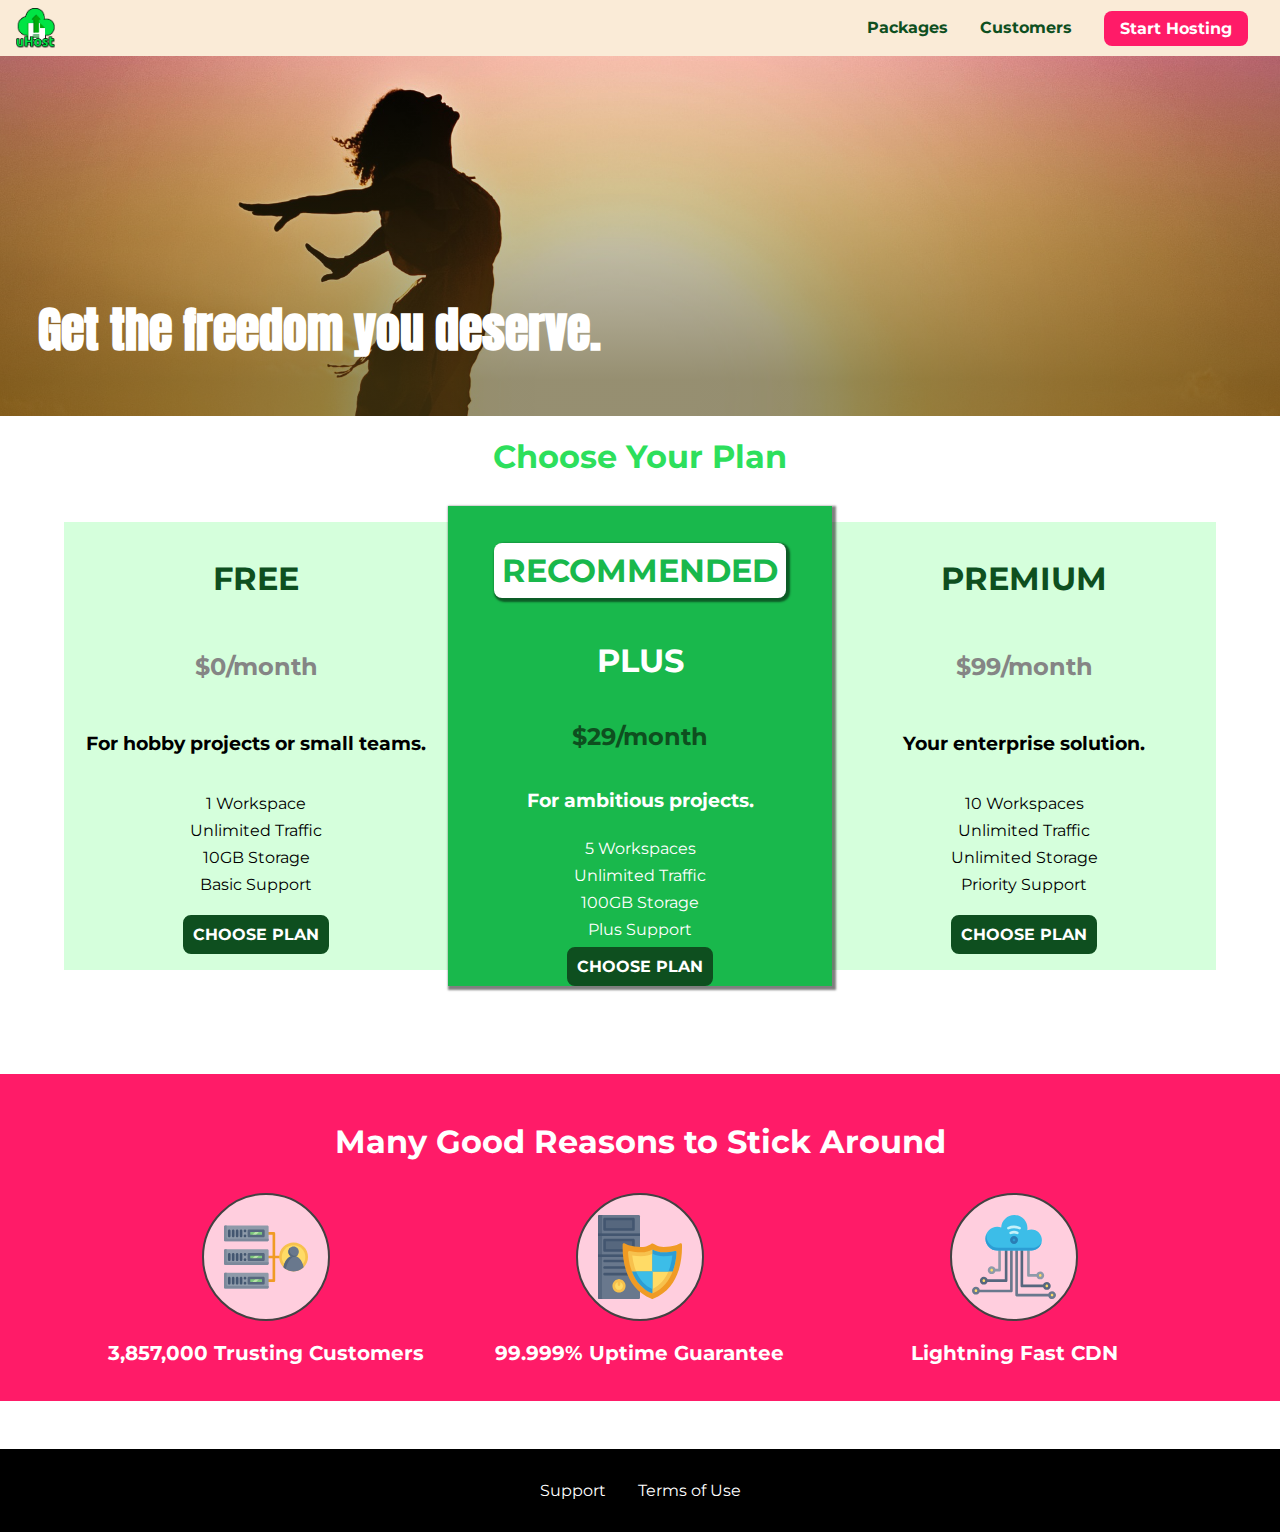
<file: index.html>
<!DOCTYPE html>
<html lang="en">

<head>
    <meta charset="UTF-8">
    <meta http-equiv="X-UA-Compatible" content="ie=edge">
    <meta name="viewport" content="width=device-width, initial-scale=1.0">
    <title>uHost</title>
    <link rel="shortcut icon" href="images/favicon.png">
    <link rel="stylesheet" href="shared.css">
    <link rel="stylesheet" href="main.css">
</head>

<body>
<div class="backdrop"></div>
<div class="modal">
    <h1 class="modal__title">Do you want to continue?</h1>
    <div class="modal__actions">
        <a href="start-hosting/index.html" class="modal__action">Yes!</a>
        <button class="modal__action modal__action--negative" type="button">No!</button>
    </div>
</div>
<header class="main-header">
    <div>
        <button class="toggle-button">
            <span class="toggle-button__bar"></span>
            <span class="toggle-button__bar"></span>
            <span class="toggle-button__bar"></span>
        </button>
        <a class="main-header__brand" href="index.html">
            <img src="images/uhost-icon.png" alt="uHost - your favourite hosting company">
        </a>
    </div>
    <nav class="main-nav">
        <ul class="main-nav__items">
            <li class="main-nav__item">
                <a class="main-nav__item--link" href="packages/index.html">Packages</a>
            </li>
            <li class="main-nav__item">
                <a class="main-nav__item--link" href="customers/index.html">Customers</a>
            </li>
            <li class="main-nav__item main-nav__item--cta">
                <a class="main-nav__item--link" href="start-hosting/index.html">Start Hosting</a>
            </li>
        </ul>
    </nav>
</header>
<nav class="mobile-nav">
    <ul class="mobile-nav__items">
        <li class="mobile-nav__item">
            <a href="packages/index.html">Packages</a>
        </li>
        <li class="mobile-nav__item">
            <a href="customers/index.html">Customers</a>
        </li>
        <li class="mobile-nav__item mobile-nav__item--cta">
            <a href="start-hosting/index.html">Start Hosting</a>
        </li>
    </ul>
</nav>
<main>
    <section id="product-overview">
        <h1>Get the freedom you deserve.</h1>
    </section>
    <section id="plans">
        <h1 class="section-title">Choose Your Plan</h1>
        <div class="plan__list">
            <article class="plan">
                <h1 class="plan__title">FREE</h1>
                <h2 class="plan__price">$0/month</h2>
                <h3>For hobby projects or small teams.</h3>
                <ul class="plan__features">
                    <li class="plan__feature">1 Workspace</li>
                    <li class="plan__feature">Unlimited Traffic</li>
                    <li class="plan__feature">10GB Storage</li>
                    <li class="plan__feature">Basic Support</li>
                </ul>
                <div>
                    <button class="button">CHOOSE PLAN</button>
                </div>
            </article>
            <article class="plan plan--highlighted">
                <h1 class="plan__annotation">RECOMMENDED</h1>
                <h1 class="plan__title">PLUS</h1>
                <h2 class="plan__price">$29/month</h2>
                <h3>For ambitious projects.</h3>
                <ul class="plan__features">
                    <li class="plan__feature">5 Workspaces</li>
                    <li class="plan__feature">Unlimited Traffic</li>
                    <li class="plan__feature">100GB Storage</li>
                    <li class="plan__feature">Plus Support</li>
                </ul>
                <div>
                    <button class="button">CHOOSE PLAN</button>
                </div>
            </article>
            <article class="plan">
                <h1 class="plan__title">PREMIUM</h1>
                <h2 class="plan__price">$99/month</h2>
                <h3>Your enterprise solution.</h3>
                <ul class="plan__features">
                    <li class="plan__feature">10 Workspaces</li>
                    <li class="plan__feature">Unlimited Traffic</li>
                    <li class="plan__feature">Unlimited Storage</li>
                    <li class="plan__feature">Priority Support</li>
                </ul>
                <div>
                    <button class="button">CHOOSE PLAN</button>
                </div>
            </article>
        </div>
    </section>
    <section id="key-features">
        <h1 class="section-title">Many Good Reasons to Stick Around</h1>
        <ul class="key-feature__list">
            <li class="key-feature">
                <div class="key-feature__image">
                    <svg viewBox="0 0 512 512">
                        <path style="fill:#F09B24;"
                              d="M344,248h-32V112c0-4.418-3.582-8-8-8h-40c-4.418,0-8,3.582-8,8s3.582,8,8,8h32v128h-32  c-4.418,0-8,3.582-8,8s3.582,8,8,8h32v128h-32c-4.418,0-8,3.582-8,8s3.582,8,8,8h40c4.418,0,8-3.582,8-8V264h32c4.418,0,8-3.582,8-8  S348.418,248,344,248z"
                        />
                        <path style="fill:#8E9AA9;"
                              d="M264,64H8c-4.418,0-8,3.582-8,8v80c0,4.418,3.582,8,8,8h256c4.418,0,8-3.582,8-8V72  C272,67.582,268.418,64,264,64z"
                        />
                        <path style="fill:#7C899B;"
                              d="M24,144c-4.418,0-8-3.582-8-8V64H8c-4.418,0-8,3.582-8,8v80c0,4.418,3.582,8,8,8h256  c4.418,0,8-3.582,8-8v-8H24z"
                        />
                        <rect x="152" y="96" style="fill:#B8E3A8;" width="88" height="32"/>
                        <g>
                            <polygon style="fill:#7EC97D;" points="152,96 152,128 166,128 198,96  "/>
                            <polygon style="fill:#7EC97D;" points="220,96 188,128 240,128 240,96  "/>
                        </g>
                        <path style="fill:#56677E;"
                              d="M240,136h-88c-4.418,0-8-3.582-8-8V96c0-4.418,3.582-8,8-8h88c4.418,0,8,3.582,8,8v32  C248,132.418,244.418,136,240,136z M160,120h72v-16h-72V120z"
                        />
                        <g>
                            <path style="fill:#435670;"
                                  d="M32,136c-4.418,0-8-3.582-8-8V96c0-4.418,3.582-8,8-8s8,3.582,8,8v32C40,132.418,36.418,136,32,136z   "
                            />
                            <path style="fill:#435670;"
                                  d="M56,136c-4.418,0-8-3.582-8-8V96c0-4.418,3.582-8,8-8s8,3.582,8,8v32C64,132.418,60.418,136,56,136z   "
                            />
                            <path style="fill:#435670;"
                                  d="M80,136c-4.418,0-8-3.582-8-8V96c0-4.418,3.582-8,8-8s8,3.582,8,8v32C88,132.418,84.418,136,80,136z   "
                            />
                            <path style="fill:#435670;"
                                  d="M104,136c-4.418,0-8-3.582-8-8V96c0-4.418,3.582-8,8-8s8,3.582,8,8v32   C112,132.418,108.418,136,104,136z"
                            />
                            <path style="fill:#435670;"
                                  d="M128,105c-4.418,0-8-3.582-8-8v-1c0-4.418,3.582-8,8-8s8,3.582,8,8v1   C136,101.418,132.418,105,128,105z"
                            />
                            <path style="fill:#435670;"
                                  d="M128,136c-4.418,0-8-3.582-8-8v-1c0-4.418,3.582-8,8-8s8,3.582,8,8v1   C136,132.418,132.418,136,128,136z"
                            />
                        </g>
                        <path style="fill:#8E9AA9;"
                              d="M264,208H8c-4.418,0-8,3.582-8,8v80c0,4.418,3.582,8,8,8h256c4.418,0,8-3.582,8-8v-80  C272,211.582,268.418,208,264,208z"
                        />
                        <path style="fill:#7C899B;"
                              d="M24,288c-4.418,0-8-3.582-8-8v-72H8c-4.418,0-8,3.582-8,8v80c0,4.418,3.582,8,8,8h256  c4.418,0,8-3.582,8-8v-8H24z"
                        />
                        <rect x="152" y="240" style="fill:#B8E3A8;" width="88" height="32"/>
                        <g>
                            <polygon style="fill:#7EC97D;" points="152,240 152,272 166,272 198,240  "/>
                            <polygon style="fill:#7EC97D;" points="220,240 188,272 240,272 240,240  "/>
                        </g>
                        <path style="fill:#56677E;"
                              d="M240,280h-88c-4.418,0-8-3.582-8-8v-32c0-4.418,3.582-8,8-8h88c4.418,0,8,3.582,8,8v32  C248,276.418,244.418,280,240,280z M160,264h72v-16h-72V264z"
                        />
                        <g>
                            <path style="fill:#435670;"
                                  d="M32,280c-4.418,0-8-3.582-8-8v-32c0-4.418,3.582-8,8-8s8,3.582,8,8v32C40,276.418,36.418,280,32,280   z"
                            />
                            <path style="fill:#435670;"
                                  d="M56,280c-4.418,0-8-3.582-8-8v-32c0-4.418,3.582-8,8-8s8,3.582,8,8v32C64,276.418,60.418,280,56,280   z"
                            />
                            <path style="fill:#435670;"
                                  d="M80,280c-4.418,0-8-3.582-8-8v-32c0-4.418,3.582-8,8-8s8,3.582,8,8v32C88,276.418,84.418,280,80,280   z"
                            />
                            <path style="fill:#435670;"
                                  d="M104,280c-4.418,0-8-3.582-8-8v-32c0-4.418,3.582-8,8-8s8,3.582,8,8v32   C112,276.418,108.418,280,104,280z"
                            />
                            <path style="fill:#435670;"
                                  d="M128,249c-4.418,0-8-3.582-8-8v-1c0-4.418,3.582-8,8-8s8,3.582,8,8v1   C136,245.418,132.418,249,128,249z"
                            />
                            <path style="fill:#435670;"
                                  d="M128,280c-4.418,0-8-3.582-8-8v-1c0-4.418,3.582-8,8-8s8,3.582,8,8v1   C136,276.418,132.418,280,128,280z"
                            />
                        </g>
                        <path style="fill:#8E9AA9;"
                              d="M264,352H8c-4.418,0-8,3.582-8,8v80c0,4.418,3.582,8,8,8h256c4.418,0,8-3.582,8-8v-80  C272,355.582,268.418,352,264,352z"
                        />
                        <path style="fill:#7C899B;"
                              d="M24,432c-4.418,0-8-3.582-8-8v-72H8c-4.418,0-8,3.582-8,8v80c0,4.418,3.582,8,8,8h256  c4.418,0,8-3.582,8-8v-8H24z"
                        />
                        <rect x="152" y="384" style="fill:#B8E3A8;" width="88" height="32"/>
                        <g>
                            <polygon style="fill:#7EC97D;" points="152,384 152,416 166,416 198,384  "/>
                            <polygon style="fill:#7EC97D;" points="220,384 188,416 240,416 240,384  "/>
                        </g>
                        <path style="fill:#56677E;"
                              d="M240,424h-88c-4.418,0-8-3.582-8-8v-32c0-4.418,3.582-8,8-8h88c4.418,0,8,3.582,8,8v32  C248,420.418,244.418,424,240,424z M160,408h72v-16h-72V408z"
                        />
                        <g>
                            <path style="fill:#435670;"
                                  d="M32,424c-4.418,0-8-3.582-8-8v-32c0-4.418,3.582-8,8-8s8,3.582,8,8v32C40,420.418,36.418,424,32,424   z"
                            />
                            <path style="fill:#435670;"
                                  d="M56,424c-4.418,0-8-3.582-8-8v-32c0-4.418,3.582-8,8-8s8,3.582,8,8v32C64,420.418,60.418,424,56,424   z"
                            />
                            <path style="fill:#435670;"
                                  d="M80,424c-4.418,0-8-3.582-8-8v-32c0-4.418,3.582-8,8-8s8,3.582,8,8v32C88,420.418,84.418,424,80,424   z"
                            />
                            <path style="fill:#435670;"
                                  d="M104,424c-4.418,0-8-3.582-8-8v-32c0-4.418,3.582-8,8-8s8,3.582,8,8v32   C112,420.418,108.418,424,104,424z"
                            />
                            <path style="fill:#435670;"
                                  d="M128,393c-4.418,0-8-3.582-8-8v-1c0-4.418,3.582-8,8-8s8,3.582,8,8v1   C136,389.418,132.418,393,128,393z"
                            />
                            <path style="fill:#435670;"
                                  d="M128,424c-4.418,0-8-3.582-8-8v-1c0-4.418,3.582-8,8-8s8,3.582,8,8v1   C136,420.418,132.418,424,128,424z"
                            />
                        </g>
                        <path style="fill:#F7C14D;"
                              d="M424,168c-48.523,0-88,39.477-88,88s39.477,88,88,88s88-39.477,88-88S472.523,168,424,168z"/>
                        <path style="fill:#FFDB66;"
                              d="M424,184c-39.701,0-72,32.299-72,72s32.299,72,72,72s72-32.299,72-72S463.701,184,424,184z"/>
                        <path style="fill:#69788D;"
                              d="M484.893,314.16C476.393,274.588,451.922,248,424,248s-52.393,26.588-60.893,66.16  c-0.605,2.82,0.354,5.749,2.511,7.664C381.731,336.124,402.465,344,424,344s42.269-7.876,58.381-22.176  C484.539,319.909,485.498,316.98,484.893,314.16z"
                        />
                        <path style="fill:#56677E;"
                              d="M434.053,249.171C430.768,248.403,427.411,248,424,248c-27.922,0-52.393,26.588-60.893,66.16  c-0.605,2.82,0.354,5.749,2.511,7.664c3.383,3.002,6.979,5.703,10.734,8.125C384.904,286.243,407.373,255.378,434.053,249.171z"
                        />
                        <path style="fill:#69788D;"
                              d="M424,192c-17.645,0-32,14.355-32,32s14.355,32,32,32s32-14.355,32-32S441.645,192,424,192z"/>
                        <path style="fill:#56677E;"
                              d="M432,248c-17.645,0-32-14.355-32-32c0-6.783,2.128-13.076,5.742-18.258  C397.444,203.53,392,213.138,392,224c0,17.645,14.355,32,32,32c10.862,0,20.471-5.444,26.258-13.742  C445.076,245.872,438.783,248,432,248z"
                        />
                    </svg>
                </div>
                <p class="key-features__description">3,857,000 Trusting Customers</p>
            </li>
            <li class="key-feature">
                <div class="key-feature__image">
                    <svg viewBox="0 0 512 512">
                        <path style="fill:#69788D;"
                              d="M248,0H8C3.582,0,0,3.582,0,8v496c0,4.418,3.582,8,8,8h240c4.418,0,8-3.582,8-8V8  C256,3.582,252.418,0,248,0z"
                        />
                        <path style="fill:#56677E;"
                              d="M24,504V8c0-4.418,3.582-8,8-8H8C3.582,0,0,3.582,0,8v496c0,4.418,3.582,8,8,8h24  C27.582,512,24,508.418,24,504z"
                        />
                        <g>
                            <rect x="0" y="112" style="fill:#435670;" width="256" height="16"/>
                            <rect x="0" y="240" style="fill:#435670;" width="256" height="16"/>
                        </g>
                        <path style="fill:#F7C14D;"
                              d="M128,392c-22.056,0-40,17.944-40,40s17.944,40,40,40s40-17.944,40-40S150.056,392,128,392z"/>
                        <path style="fill:#FFDB66;"
                              d="M128,408c-13.233,0-24,10.767-24,24s10.767,24,24,24s24-10.767,24-24S141.233,408,128,408z"/>
                        <path style="fill:#F7C14D;"
                              d="M128,392c-2.739,0-5.414,0.278-8,0.805V424c0,4.418,3.582,8,8,8c4.418,0,8-3.582,8-8v-31.195  C133.414,392.278,130.739,392,128,392z"
                        />
                        <g>
                            <path style="fill:#435670;"
                                  d="M216,288H40c-4.418,0-8-3.582-8-8s3.582-8,8-8h176c4.418,0,8,3.582,8,8S220.418,288,216,288z"
                            />
                            <path style="fill:#435670;"
                                  d="M216,328H40c-4.418,0-8-3.582-8-8s3.582-8,8-8h176c4.418,0,8,3.582,8,8S220.418,328,216,328z"
                            />
                            <path style="fill:#435670;"
                                  d="M216,368H40c-4.418,0-8-3.582-8-8s3.582-8,8-8h176c4.418,0,8,3.582,8,8S220.418,368,216,368z"
                            />
                            <path style="fill:#435670;"
                                  d="M216,16H40c-4.418,0-8,3.582-8,8v64c0,4.418,3.582,8,8,8h176c4.418,0,8-3.582,8-8V24   C224,19.582,220.418,16,216,16z"
                            />
                        </g>
                        <rect x="48" y="32" style="fill:#56677E;" width="160" height="48"/>
                        <path style="fill:#435670;"
                              d="M216,144H40c-4.418,0-8,3.582-8,8v64c0,4.418,3.582,8,8,8h176c4.418,0,8-3.582,8-8v-64  C224,147.582,220.418,144,216,144z"
                        />
                        <rect x="48" y="160" style="fill:#56677E;" width="160" height="48"/>
                        <path style="fill:#F09B24;"
                              d="M511.747,180.237c-0.194-6.537-8.107-10.107-13.135-5.894c-5.6,4.693-42.904,21.282-98.514,21.282  c-33.45,0-64.625-20.999-64.929-21.206c-2.9-1.991-6.764-1.85-9.512,0.346c-2.677,2.135-27.201,20.86-63.793,20.86  c-55.607,0-92.914-16.589-98.515-21.282c-5.028-4.211-12.941-0.645-13.135,5.894c-1.634,54.834,4.655,105.941,18.693,151.903  c12.096,39.604,29.759,74.047,52.497,102.373c27.538,34.304,62.743,59.882,104.66,76.045c3.069,1.918,6.757,1.921,9.83,0  c41.917-16.163,77.122-41.741,104.66-76.045c22.738-28.326,40.401-62.77,52.497-102.373  C507.092,286.179,513.381,235.071,511.747,180.237z"
                        />
                        <path style="fill:#F7C14D;"
                              d="M476.21,221.226c-1.953-1.631-4.568-2.235-7.036-1.628c-21.686,5.327-44.926,8.028-69.075,8.028  c-25.926,0-49.633-8.975-64.955-16.504c-2.307-1.134-5.016-1.091-7.284,0.116c-14.059,7.477-36.919,16.388-65.994,16.388  c-24.153,0-47.394-2.701-69.075-8.028c-5.155-1.268-10.221,2.966-9.894,8.261c2.077,33.693,7.668,65.635,16.616,94.935  c22.774,74.565,66.139,126.334,128.888,153.868c2.032,0.891,4.397,0.891,6.43,0c61.777-27.107,104.716-78.876,127.62-153.868  c8.948-29.3,14.539-61.241,16.616-94.935C479.224,225.319,478.163,222.856,476.21,221.226z"
                        />
                        <path style="fill:#FFDB66;"
                              d="M331.609,451.727c-52.604-25.289-89.304-70.987-109.144-135.944  c-6.532-21.39-11.162-44.336-13.82-68.447c17.133,2.852,34.952,4.291,53.22,4.291c29.394,0,53.376-7.793,69.978-15.561  c17.44,7.736,41.656,15.561,68.256,15.561c18.267,0,36.085-1.439,53.219-4.291c-2.659,24.112-7.288,47.06-13.82,68.448  C419.545,381.108,383.27,426.805,331.609,451.727z"
                        />
                        <g>
                            <path style="fill:#2C9DD4;"
                                  d="M479.066,227.858c0.157-2.539-0.903-5.002-2.856-6.633s-4.568-2.235-7.036-1.628   c-21.686,5.327-44.926,8.028-69.075,8.028c-25.926,0-49.633-8.975-64.955-16.504c-1.057-0.52-2.2-0.78-3.345-0.806l-0.072,133.351   h123.601c2.556-6.746,4.933-13.702,7.123-20.874C471.398,293.493,476.989,261.552,479.066,227.858z"
                            />
                            <path style="fill:#2C9DD4;"
                                  d="M206.658,343.667c24.153,63.42,65.028,108.108,121.743,132.995c1.031,0.452,2.147,0.673,3.263,0.666   l0.063-133.661H206.658z"
                            />
                        </g>
                        <g>
                            <path style="fill:#3CBDE8;"
                                  d="M439.497,315.783c6.532-21.389,11.161-44.336,13.82-68.448c-17.134,2.852-34.952,4.291-53.219,4.291   c-26.6,0-50.815-7.824-68.256-15.561l-0.116,107.601h97.758C433.179,334.807,436.524,325.518,439.497,315.783z"
                            />
                            <path style="fill:#3CBDE8;"
                                  d="M232.523,343.667c21.144,50.298,54.363,86.56,99.087,108.06l0.117-108.06H232.523z"/>
                        </g>
                    </svg>
                </div>
                <p class="key-features__description">99.999% Uptime Guarantee</p>
            </li>
            <li class="key-feature">
                <div class="key-feature__image">
                    <svg viewBox="0 0 512 512">
                        <path style="fill:#8E9AA9;"
                              d="M168,200c-4.418,0-8,3.582-8,8v120h-17.376c-3.302-9.311-12.194-16-22.624-16  c-13.234,0-24,10.767-24,24s10.766,24,24,24c10.429,0,19.321-6.689,22.624-16H168c4.418,0,8-3.582,8-8V208  C176,203.582,172.418,200,168,200z"
                        />
                        <path style="fill:#FFDB66;"
                              d="M120,328c-4.411,0-8,3.589-8,8s3.589,8,8,8s8-3.589,8-8S124.411,328,120,328z"/>
                        <path style="fill:#56677E;"
                              d="M208,200c-4.418,0-8,3.582-8,8v184H94.624C91.322,382.689,82.43,376,72,376  c-13.234,0-24,10.767-24,24s10.766,24,24,24c10.429,0,19.321-6.689,22.624-16H208c4.418,0,8-3.582,8-8V208  C216,203.582,212.418,200,208,200z"
                        />
                        <path style="fill:#FFDB66;"
                              d="M72,392c-4.411,0-8,3.589-8,8s3.589,8,8,8s8-3.589,8-8S76.411,392,72,392z"/>
                        <path style="fill:#69788D;"
                              d="M240,208c-4.418,0-8,3.582-8,8v239H47.24c-2.671-10.34-12.078-18-23.24-18c-13.234,0-24,10.767-24,24  s10.766,24,24,24c9.666,0,18.009-5.747,21.809-14H240c4.418,0,8-3.582,8-8V216C248,211.582,244.418,208,240,208z"
                        />
                        <path style="fill:#FFDB66;"
                              d="M24,453c-4.411,0-8,3.589-8,8s3.589,8,8,8s8-3.589,8-8S28.411,453,24,453z"/>
                        <path style="fill:#69788D;"
                              d="M488,464c-10.429,0-19.321,6.689-22.624,16H280V208c0-4.418-3.582-8-8-8s-8,3.582-8,8v280  c0,4.418,3.582,8,8,8h193.376c3.302,9.311,12.194,16,22.624,16c13.234,0,24-10.767,24-24S501.234,464,488,464z"
                        />
                        <path style="fill:#FFDB66;"
                              d="M488,480c-4.411,0-8,3.589-8,8s3.589,8,8,8s8-3.589,8-8S492.411,480,488,480z"/>
                        <path style="fill:#56677E;"
                              d="M456,408c-10.429,0-19.321,6.689-22.624,16H312V208c0-4.418-3.582-8-8-8s-8,3.582-8,8v224  c0,4.418,3.582,8,8,8h129.376c3.302,9.311,12.194,16,22.624,16c13.234,0,24-10.767,24-24S469.234,408,456,408z"
                        />
                        <path style="fill:#FFDB66;"
                              d="M456,424c-4.411,0-8,3.589-8,8s3.589,8,8,8s8-3.589,8-8S460.411,424,456,424z"/>
                        <path style="fill:#8E9AA9;"
                              d="M416,344c-10.429,0-19.321,6.689-22.624,16H352V208c0-4.418-3.582-8-8-8s-8,3.582-8,8v160  c0,4.418,3.582,8,8,8h49.376c3.302,9.311,12.194,16,22.624,16c13.234,0,24-10.767,24-24S429.234,344,416,344z"
                        />
                        <path style="fill:#FFDB66;"
                              d="M416,360c-4.411,0-8,3.589-8,8s3.589,8,8,8s8-3.589,8-8S420.411,360,416,360z"/>
                        <path style="fill:#3CBDE8;"
                              d="M362,88c-8.741,0-17.231,1.751-25.06,5.085C337.646,88.797,338,84.43,338,80  c0-44.112-35.888-80-80-80c-42.823,0-77.895,33.816-79.909,76.149C170.393,73.415,162.244,72,154,72c-39.701,0-72,32.299-72,72  s32.299,72,72,72h208c35.29,0,64-28.71,64-64S397.29,88,362,88z"
                        />
                        <path style="fill:#2C9DD4;"
                              d="M368,200H160c-39.701,0-72-32.299-72-72c0-5.863,0.721-11.559,2.05-17.019  C84.918,120.88,82,132.102,82,144c0,39.701,32.299,72,72,72h208c30.389,0,55.88-21.296,62.379-49.743  C413.565,186.327,392.352,200,368,200z"
                        />
                        <path style="fill:#2A7DB5;"
                              d="M256,128c-13.234,0-24,10.767-24,24s10.766,24,24,24c13.233,0,24-10.767,24-24S269.233,128,256,128z"
                        />
                        <path style="fill:#2C9DD4;"
                              d="M256,144c-4.411,0-8,3.589-8,8s3.589,8,8,8c4.411,0,8-3.589,8-8S260.411,144,256,144z"/>
                        <g>
                            <path style="fill:#C5F1FA;"
                                  d="M221.755,87.695c-2.994,0-5.864-1.688-7.233-4.572c-1.894-3.991-0.194-8.763,3.798-10.657   C230.157,66.849,242.834,64,256,64c13.166,0,25.844,2.849,37.68,8.466c3.992,1.895,5.692,6.666,3.798,10.657   s-6.666,5.692-10.657,3.798C277.144,82.328,266.774,80,256,80c-10.774,0-21.144,2.328-30.821,6.921   C224.072,87.446,222.904,87.695,221.755,87.695z"
                            />
                            <path style="fill:#C5F1FA;"
                                  d="M276.545,116.618c-1.148,0-2.316-0.249-3.424-0.774C267.745,113.293,261.985,112,256,112   c-5.985,0-11.745,1.293-17.121,3.844c-3.991,1.895-8.763,0.192-10.657-3.798c-1.894-3.992-0.193-8.764,3.798-10.657   C239.557,97.813,247.625,96,256,96c8.376,0,16.444,1.813,23.98,5.389c3.991,1.894,5.692,6.665,3.798,10.657   C282.41,114.93,279.539,116.618,276.545,116.618z"
                            />
                        </g>
                    </svg>
                </div>
                <p class="key-features__description">Lightning Fast CDN</p>
            </li>
        </ul>
    </section>
</main>
<footer class="main-footer">
    <nav>
        <ul class="main-footer__links">
            <li class="main-footer__link">
                <a href="#">Support</a>
            </li>
            <li class="main-footer__link">
                <a href="#">Terms of Use</a>
            </li>
        </ul>
    </nav>
</footer>
<script src="shared.js"></script>
</body>

</html>
</file>
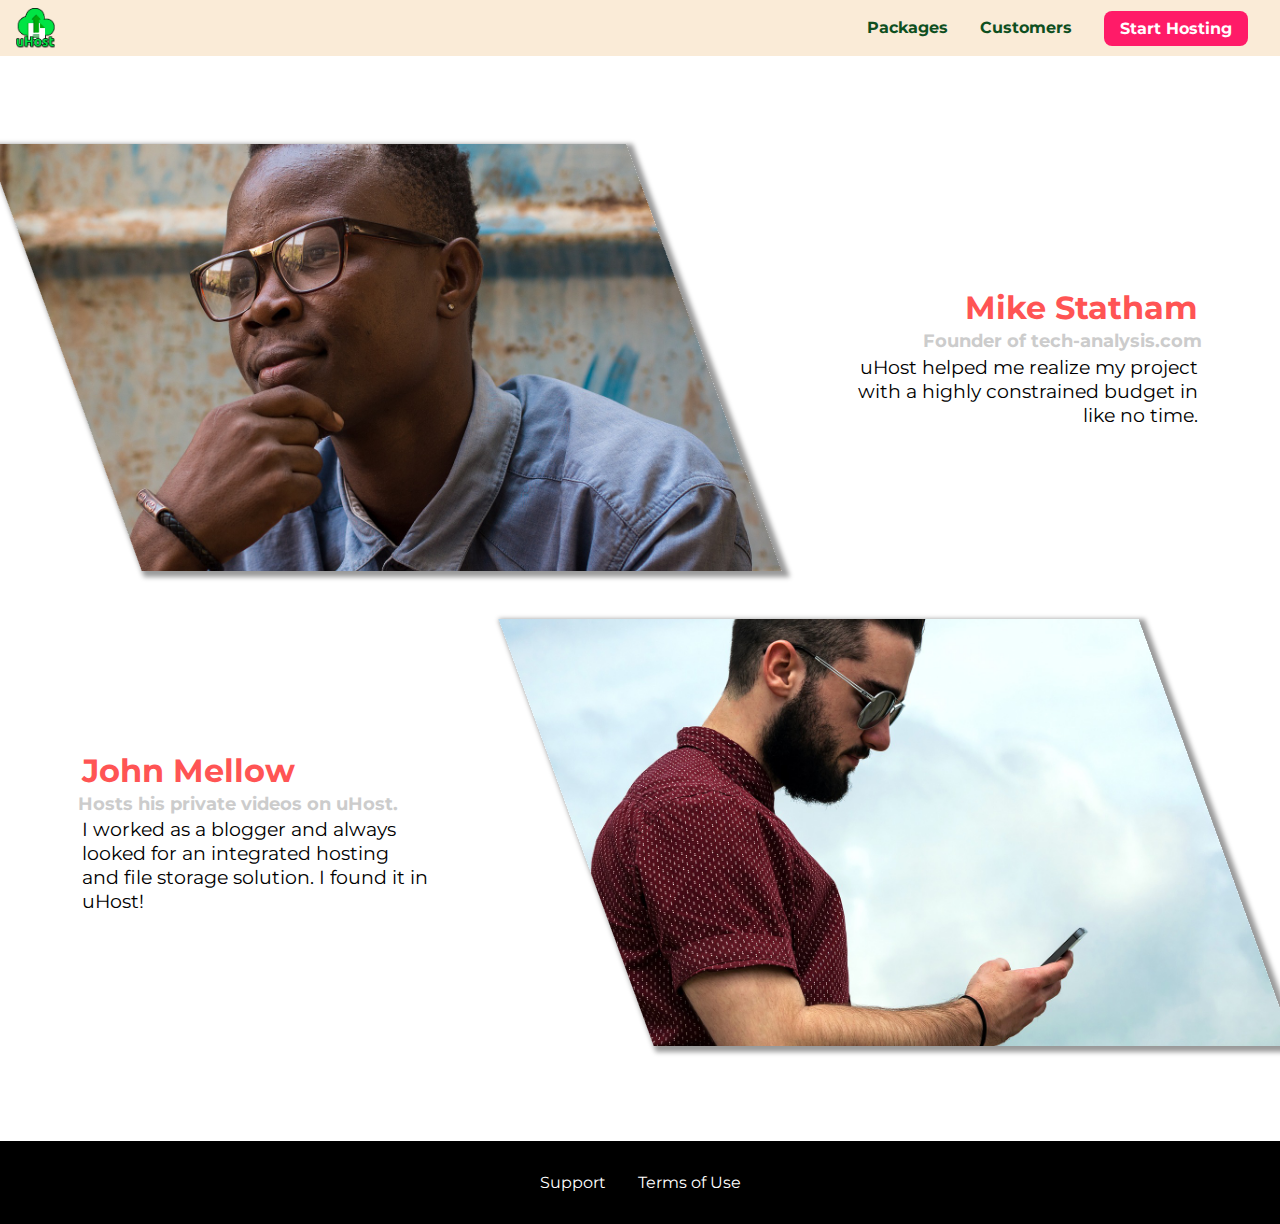
<file: customers/index.html>
<!DOCTYPE html>
<html lang="en">

<head>
    <meta charset="UTF-8">
    <meta name="viewport" content="width=device-width, initial-scale=1.0">
    <meta http-equiv="X-UA-Compatible" content="ie=edge">
    <title>uHost Customers</title>
    <link rel="shortcut icon" href="../images/favicon.png">
    <link rel="stylesheet" href="../shared.css">
    <link rel="stylesheet" href="customers.css">
</head>

<body>
<div class="backdrop"></div>
<header class="main-header">
    <div>
        <button class="toggle-button">
            <span class="toggle-button__bar"></span>
            <span class="toggle-button__bar"></span>
            <span class="toggle-button__bar"></span>
        </button>
        <a class="main-header__brand" href="../index.html">
            <img src="../images/uhost-icon.png" alt="uHost - your favourite hosting company">
        </a>
    </div>
    <nav class="main-nav">
        <ul class="main-nav__items">
            <li class="main-nav__item">
                <a class="main-nav__item--link" href="../packages/index.html">Packages</a>
            </li>
            <li class="main-nav__item">
                <a class="main-nav__item--link" href="index.html">Customers</a>
            </li>
            <li class="main-nav__item main-nav__item--cta">
                <a class="main-nav__item--link" href="../start-hosting/index.html">Start Hosting</a>
            </li>
        </ul>
    </nav>
</header>
<nav class="mobile-nav">
    <ul class="mobile-nav__items">
        <li class="mobile-nav__item">
            <a href="../packages/index.html">Packages</a>
        </li>
        <li class="mobile-nav__item">
            <a href="index.html">Customers</a>
        </li>
        <li class="mobile-nav__item mobile-nav__item--cta">
            <a href="../start-hosting/index.html">Start Hosting</a>
        </li>
    </ul>
</nav>
<main>
    <div>
        <div class="testimonial" id="customer-1">
            <div class="testimonial__image-container">
                <img src="../images/customer-1.jpg" alt="Mike Statham - Customer" class="testimonial__image">
            </div>
            <div class="testimonial__info">
                <h1 class="testimonial__name">Mike Statham</h1>
                <h2 class="testimonial__subtitle">Founder of
                    <a href="tech-analysis.com">tech-analysis.com</a>
                </h2>
                <p class="testimonial__text">uHost helped me realize my project with a highly constrained budget in like
                    no time.</p>
            </div>
        </div>
        <div class="testimonial" id="customer-2">

            <div class="testimonial__info">
                <h1 class="testimonial__name">John Mellow</h1>
                <h2 class="testimonial__subtitle">Hosts his private videos on uHost.
                </h2>
                <p class="testimonial__text">I worked as a blogger and always looked for an integrated hosting and file
                    storage solution. I found
                    it in uHost!
                </p>
            </div>
            <div class="testimonial__image-container">
                <img src="../images/customer-2.jpg" alt="John Mellow - Customer" class="testimonial__image">
            </div>
        </div>
    </div>
</main>
<footer class="main-footer">
    <nav>
        <ul class="main-footer__links">
            <li class="main-footer__link">
                <a href="#">Support</a>
            </li>
            <li class="main-footer__link">
                <a href="#">Terms of Use</a>
            </li>
        </ul>
    </nav>
</footer>
<script src="../shared.js"></script>
</body>

</html>
</file>
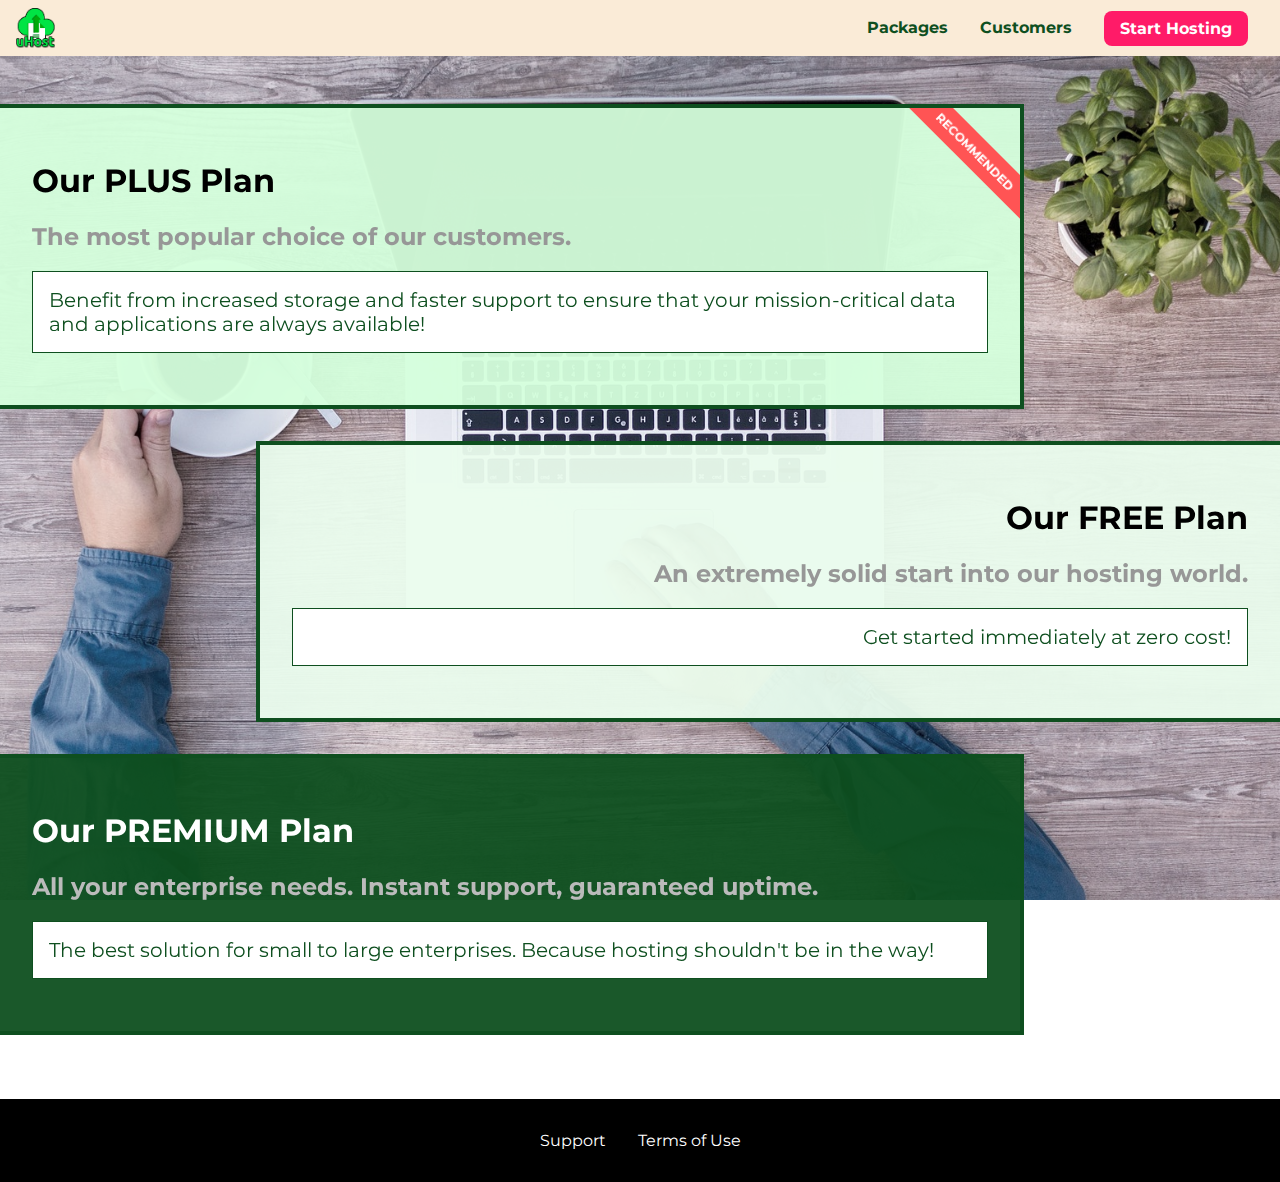
<file: packages/index.html>
<!DOCTYPE html>
<html lang="en">

<head>
    <meta charset="UTF-8">
    <meta http-equiv="X-UA-Compatible" content="ie=edge">
    <meta name="viewport" content="width=device-width, initial-scale=1.0">
    <title>uHost</title>
    <link rel="shortcut icon" href="../images/favicon.png">
    <link rel="stylesheet" href="../shared.css">
    <link rel="stylesheet" href="packages.css">
</head>

<body>
<div class="backdrop"></div>
<div class="background"></div>
<header class="main-header">
    <div>
        <button class="toggle-button">
            <span class="toggle-button__bar"></span>
            <span class="toggle-button__bar"></span>
            <span class="toggle-button__bar"></span>
        </button>
        <a class="main-header__brand" href="../index.html">
            <img src="../images/uhost-icon.png" alt="uHost - your favourite hosting company">
        </a>
    </div>
    <nav class="main-nav">
        <ul class="main-nav__items">
            <li class="main-nav__item">
                <a class="main-nav__item--link" href="index.html">Packages</a>
            </li>
            <li class="main-nav__item">
                <a class="main-nav__item--link" href="../customers/index.html">Customers</a>
            </li>
            <li class="main-nav__item main-nav__item--cta">
                <a class="main-nav__item--link" href="../start-hosting/index.html">Start Hosting</a>
            </li>
        </ul>
    </nav>
</header>
<nav class="mobile-nav">
    <ul class="mobile-nav__items">
        <li class="mobile-nav__item">
            <a href="index.html">Packages</a>
        </li>
        <li class="mobile-nav__item">
            <a href="../customers/index.html">Customers</a>
        </li>
        <li class="mobile-nav__item mobile-nav__item--cta">
            <a href="../start-hosting/index.html">Start Hosting</a>
        </li>
    </ul>
</nav>
<main>
    <section class="package" id="plus">
        <a href="#">
            <h1 class="package__title">Our PLUS Plan</h1>
            <h2 class="package__badge">RECOMMENDED</h2>
            <h2 class="package__subtitle">The most popular choice of our customers.</h2>
            <p class="package__info">Benefit from increased storage and faster support to ensure that your
                mission-critical data and applications
                are always available!</p>
        </a>
    </section>
    <section class="package" id="free">
        <a href="#">
            <h1 class="package__title">Our FREE Plan</h1>
            <h2 class="package__subtitle">An extremely solid start into our hosting world.</h2>
            <p class="package__info">Get started immediately at zero cost!</p>
        </a>
    </section>
    <div class="clearfix"></div>
    <section class="package" id="premium">
        <a href="#">
            <h1 class="package__title">Our PREMIUM Plan</h1>
            <h2 class="package__subtitle">All your enterprise needs. Instant support, guaranteed uptime. </h2>
            <p class="package__info">The best solution for small to large enterprises. Because hosting shouldn't be in
                the way!</p>
        </a>
    </section>
</main>
<footer class="main-footer">
    <nav>
        <ul class="main-footer__links">
            <li class="main-footer__link">
                <a href="#">Support</a>
            </li>
            <li class="main-footer__link">
                <a href="#">Terms of Use</a>
            </li>
        </ul>
    </nav>
</footer>
<script src="../shared.js"></script>
</body>

</html>
</file>
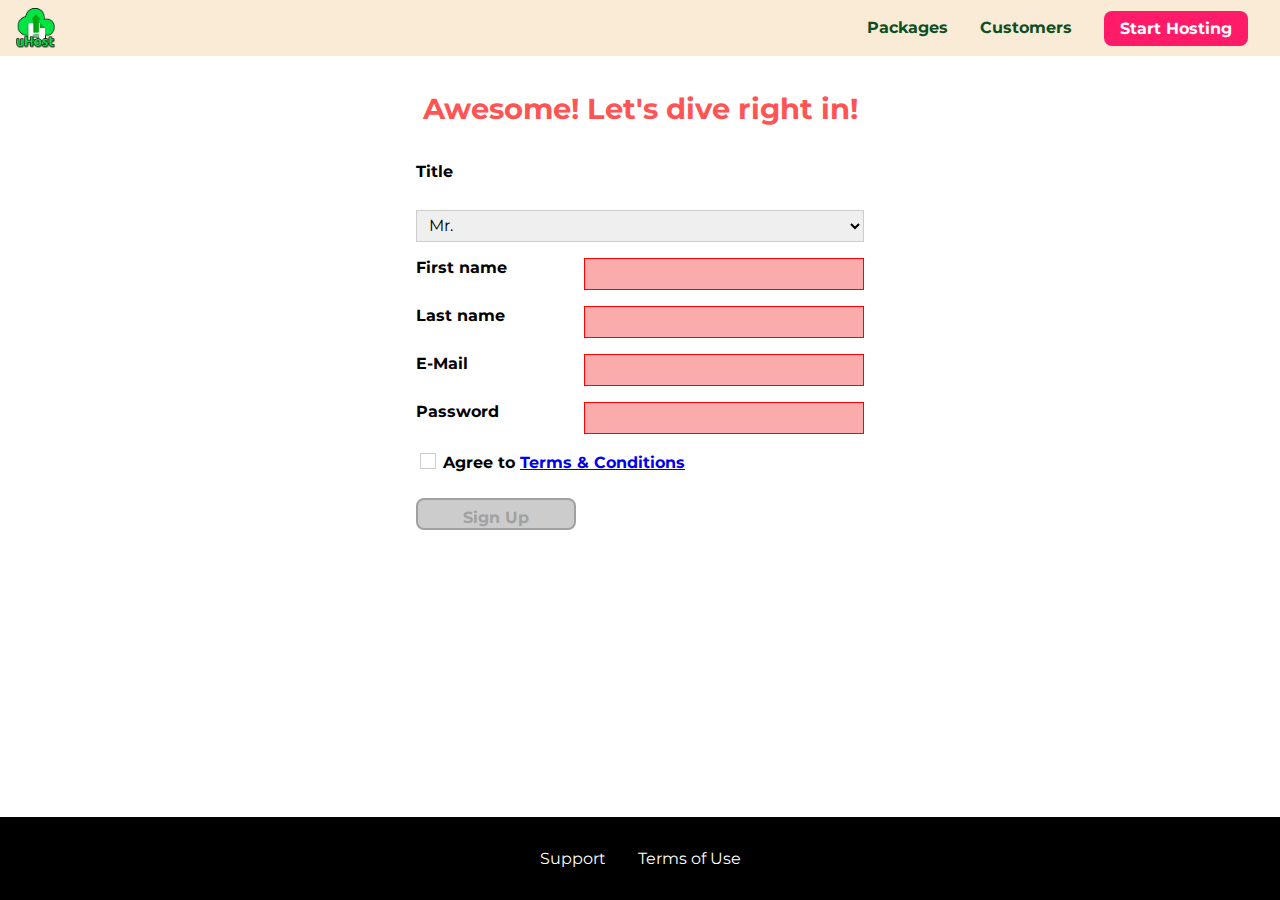
<file: start-hosting/index.html>
<!DOCTYPE html>
<html lang="en">

<head>
  <meta charset="UTF-8">
  <meta name="viewport" content="width=device-width, initial-scale=1.0">
  <meta http-equiv="X-UA-Compatible" content="ie=edge">
  <title>uHost Signup</title>
  <link rel="shortcut icon" href="../images/favicon.png">
  <link rel="stylesheet" href="../shared.css">
  <link rel="stylesheet" href="start-hosting.css">
</head>

<body>
<div class="backdrop"></div>
<header class="main-header">
  <div>
    <button class="toggle-button">
      <span class="toggle-button__bar"></span>
      <span class="toggle-button__bar"></span>
      <span class="toggle-button__bar"></span>
    </button>
    <a href="../index.html" class="main-header__brand">
      <img src="../images/uhost-icon.png" alt="uHost - Your favorite hosting company">
    </a>
  </div>
  <nav class="main-nav">
    <ul class="main-nav__items">
      <li class="main-nav__item">
        <a class="main-nav__item--link" href="../packages/index.html">Packages</a>
      </li>
      <li class="main-nav__item">
        <a class="main-nav__item--link" href="../customers/index.html">Customers</a>
      </li>
      <li class="main-nav__item main-nav__item--cta">
        <a class="main-nav__item--link" href="index.html">Start Hosting</a>
      </li>
    </ul>
  </nav>
</header>
<nav class="mobile-nav">
  <ul class="mobile-nav__items">
    <li class="mobile-nav__item">
      <a href="../packages/index.html">Packages</a>
    </li>
    <li class="mobile-nav__item">
      <a href="../customers/index.html">Customers</a>
    </li>
    <li class="mobile-nav__item mobile-nav__item--cta">
      <a href="index.html">Start Hosting</a>
    </li>
  </ul>
</nav>
<main class="signup-page">
  <h1 class="signup-title">Awesome! Let's dive right in!</h1>
  <form action="index.html" class="signup-form">
    <label for="title">Title</label>
    <select id="title">
      <option value="mr">Mr.</option>
      <option value="ms">Ms.</option>
    </select>
    <label for="first-name">First name</label>
    <input type="text" id="first-name" required>
    <label for="last-name">Last name</label>
    <input type="text" id="last-name" required>
    <label for="email">E-Mail</label>
    <input type="email" id="email" required>
    <label for="password">Password</label>
    <input type="password" id="password" required>

    <div class="signup-form__checkbox">
      <input type="checkbox" id="agree-terms">
      <label for="agree-terms">Agree to
        <a href="#">Terms &amp; Conditions</a>
      </label>
    </div>
    <button type="submit" class="button" disabled>Sign Up</button>
  </form>
</main>
<footer class="main-footer">
  <nav>
    <ul class="main-footer__links">
      <li class="main-footer__link">
        <a href="#">Support</a>
      </li>
      <li class="main-footer__link">
        <a href="#">Terms of Use</a>
      </li>
    </ul>
  </nav>
</footer>
<script src="../shared.js"></script>
</body>

</html>
</file>
<file: shared.css>
@import url('https://fonts.googleapis.com/css2?family=Roboto:wght@400;900&display=swap');
@import url('https://fonts.googleapis.com/css2?family=Anton&display=swap');
@import url('https://fonts.googleapis.com/css2?family=Montserrat:wght@400;700&display=swap');

:root {
    --dark-green: #0e4f1f;
    --hightlight-color: #ff1b68;
}

* {
    box-sizing: border-box;
}

html {
    height: 100%;
}

body {
    font-family: Montserrat, sans-serif;
    margin: 0;
    display: grid;
    grid-template-rows: 3.5rem auto fit-content(8rem);
    height: 100%;
}

main {
    grid-row: 2 / 3;
}

.backdrop {
    position: fixed;
    display: none;
    top: 0;
    left: 0;
    z-index: 100;
    width: 100vw;
    height: 100vh;
    background: rgba(0, 0, 0, 0.5);
}

.main-header {
    width: 100%;
    position: fixed;
    top: 0;
    left: 0;
    padding: 0.5rem 1rem;
    background-color: antiquewhite;
    z-index: 2;
    display: flex;
    align-items: center;
    justify-content: space-between;
}

.toggle-button {
    width: 3rem;
    background: transparent;
    border: none;
    cursor: pointer;
    padding-top: 0;
    padding-bottom: 0;
    vertical-align: middle;
}

.toggle-button:focus {
    outline: none;
}

.toggle-button__bar {
    width: 100%;
    height: 0.2rem;
    background: black;
    display: block;
    margin: 0.6rem 0;
}

.main-header__brand {
    color: var(--dark-green);
    text-decoration: none;
    font-weight: bold;
}

.main-header__brand img {
    height: 2.5rem;
    vertical-align: middle;
}

.main-nav {
    display: none;
}

.main-nav__item--link,
.mobile-nav__item a {
    color: var(--dark-green);
    text-decoration: none;
    font-weight: bold;
    padding: 0.2rem 0;
}

.main-nav__item--link:hover,
.main-nav__item--link:active {
    color: white;
    border-bottom: 5px solid white;
}

.main-nav__item--cta {
    animation: wiggle 400ms 3s 8 none;
}

.main-nav__item--cta .main-nav__item--link,
.mobile-nav__item--cta a {
    color: white;
    background: var(--hightlight-color);
    padding: 0.5rem 1rem;
    border-radius: 8px;
}

.main-nav__item--cta .main-nav__item--link:hover,
.main-nav__item--cta .main-nav__item--link:active,
.mobile-nav__item--cta a:hover,
.mobile-nav__item--cta a:active {
    color: var(--hightlight-color);
    background: white;
    border: none;
}

@media (min-width: 40rem) {
    .toggle-button {
        display: none;
    }

    .main-nav {
        display: flex;
    }

    .main-nav__items {
        margin: 0;
        padding: 0;
        list-style: none;
        display: flex;
    }

    .main-nav__item {
        margin: 0 1rem;
    }
}

.main-footer {
    background: black;
    padding: 2rem;
    margin-top: 3rem;
    grid-row: 3 / 4;
}

.main-footer__links {
    list-style: none;
    padding: 0;
    margin: 0;
    display: flex;
    flex-direction: column;
    align-items: center;
}

.main-footer__link {
    margin: 0.5rem 0;
}

.main-footer__link > a {
    color: white;
    text-decoration: none;
}

.main-footer__link a:hover,
.main-footer__link a:active {
    color: #ccc;
}

@media (min-width: 40rem) {
    .main-footer__links {
        flex-direction: row;
        justify-content: center;
    }

    .main-footer__link {
        margin: 0 1rem;
    }
}

.mobile-nav {
    transform: translateX(-100%);
    transition: transform 0.3s ease-out;
    position: fixed;
    z-index: 101;
    top: 0;
    left: 0;
    background: white;
    width: 80%;
    height: 100vh;
}

.mobile-nav__items {
    width: 90%;
    height: 100%;
    list-style: none;
    margin: 0 auto;
    padding: 0;
    display: flex;
    flex-direction: column;
    justify-content: center;
    align-items: center;
}

.mobile-nav__item {
    margin: 1rem 0;
}

.mobile-nav__item a {
    font-size: 1.5rem;
}

.button {
    background: var(--dark-green);
    color: white;
    font: inherit;
    border: 2px solid var(--dark-green);
    padding: 0.5rem;
    border-radius: 0.5rem;
    font-weight: bold;
    cursor: pointer;
}

.button:hover,
.button:active {
    background: white;
    color: var(--dark-green);
}

.button:focus {
    outline: none;
}

.button[disabled] {
    cursor: not-allowed;
    border-color: #a1a1a1;
    background: #ccc;
    color: #a1a1a1;
}

.open {
    display: block !important;
    opacity: 1 !important;
    transform: translateY(0) translateX(0) !important;
}

@keyframes wiggle {
    0% {
        transform: rotateZ(0);
    }

    50% {
        transform: rotateZ(-10deg);
    }

    100% {
        transform: rotateZ(10deg);
    }
}
</file>
<file: main.css>
#product-overview {
    background: linear-gradient(to top, rgba(80, 68, 18, 0.6) 10%, transparent), url("images/freedom.jpg") center/cover no-repeat border-box, #ff1b68;
    width: 100vw;
    height: 33vh;
    position: relative;
}

#product-overview h1 {
    color: white;
    font-family: 'Anton', sans-serif;
    position: absolute;
    bottom: 5%;
    left: 3%;
    font-size: 1.6rem;
}

@media (min-width: 40rem) and (min-height: 40rem) {
    #product-overview {
        height: 40vh;
        background-position: 50% 25%;
    }

    #product-overview h1 {
        font-size: 3rem;
    }
}

.section-title {
    color: #2ddf5c;
    text-align: center;
}

.plan {
    background: #d5ffdc;
    text-align: center;
    padding: 1rem;
    margin: 0.5rem 0;
    width: 100%;
}

.plan--highlighted {
    background: #19b84c;
    color: white;
}

.plan__annotation {
    background: white;
    color: #19b84c;
    padding: 0.5rem;
    box-shadow: 2px 2px 2px 2px rgba(0, 0, 0, .5);
    border-radius: 8px;
}

.plan__title {
    color: #0e4f1f;
}

.plan__price {
    color: #858585;
}

.plan--highlighted .plan__title {
    color: white;
}

.plan--highlighted .plan__price {
    color: #0e4f1f;
}

.plan__features {
    list-style: none;
    padding: 0;
    margin: 0;
}

.plan__feature {
    margin: 8px 0;
}

@media (min-width: 40rem) {
    .plan__list {
        display: flex;
        justify-content: center;
        align-items: center;
        width: 100%;
    }

    .plan {
        display: flex;
        flex-direction: column;
        align-items: center;
        justify-content: space-between;
        width: 30%;
        min-width: 13rem;
        max-width: 25rem;
        height: 28rem;
    }

    .plan--highlighted {
        box-shadow: 2px 2px 2px 2px rgba(0, 0, 0, .5);
        height: 30rem;
        z-index: 1;
    }
}

#key-features {
    background: #ff1b68;
    margin-top: 5rem;
    padding: 1rem;
}

#key-features > .section-title {
    color: white;
    margin: 2rem;
}

.key-feature__list {
    list-style: none;
    margin: 0;
    padding: 0;
    text-align: center;
}

.key-feature__image {
    background: #ffcede;
    width: 8rem;
    height: 8rem;
    border: 2px solid #424242;
    border-radius: 50%;
    margin: auto;
    padding: 1.25rem;
}

.key-features__description {
    text-align: center;
    color: white;
    font-size: 1.25rem;
    font-weight: bold;
}

@media (min-width: 40rem) {
    .key-feature__list {
        display: flex;
        justify-content: center;
    }

    .key-feature {
        width: 30%;
        max-width: 25rem;
    }
}

.modal {
    position: fixed;
    opacity: 0;
    transform: translateY(-3rem);
    transition: opacity 0.2s ease-out, transform 0.5s ease-out;
    z-index: 200;
    top: 20%;
    left: 30%;
    width: 40%;
    background: white;
    padding: 1rem;
    border: 1px solid #ccc;
    box-shadow: 1px 1px 1px rgba(0, 0, 0, 0.5);
}

.modal__title {
    text-align: center;
    margin: 0 0 1rem 0;
}

.modal__actions {
    text-align: center;
}

.modal__action {
    border: 1px solid #0e4f1f;
    background: #0e4f1f;
    text-decoration: none;
    color: white;
    font: inherit;
    padding: 0.5rem 1rem;
    cursor: pointer;
}

.modal__action:hover,
.modal__action:active {
    background: #2ddf5c;
    border-color: #2ddf5c;
}

.modal__action--negative {
    background: red;
    border-color: red;
}

.modal__action--negative:hover,
.modal__action--negative:active {
    background: #ff5454;
    border-color: #ff5454;
}
</file>
<file: customers/customers.css>
main {
    padding-top: 2.5rem;
}

.testimonial {
    font-size: 1.2rem;
}

.testimonial__image-container {
    width: 60%;
    max-width: 40rem;
    box-shadow: 3px 3px 5px 3px rgba(0, 0, 0, 0.4);
    transform: skew(20deg);
    overflow: hidden;
}

#customer-1:hover .testimonial__image-container {
    animation: flip-customer 1s ease-out forwards;
}

.testimonial__image {
    width: 100%;
    vertical-align: top;
    transform: skew(-20deg) scale(1.4);
}

.testimonial__info {
    text-align: right;
    padding: 0.9rem;
}

#customer-2.testimonial {
    text-align: right;
}

#customer-2 .testimonial__info {
    text-align: left;
}

.testimonial__name {
    margin: 0.2rem;
    color: #ff5454;
    font-size: 2rem;
}

.testimonial__subtitle {
    margin: 0;
    font-size: 1.1rem;
    color: #ccc;
}

.testimonial__subtitle a {
    color: inherit;
    text-decoration: none;
}

.testimonial__subtitle a:hover,
.testimonial__subtitle a:active {
    color: #7a7a7a;
}

.testimonial__text {
    margin: 0.2rem;
}

@media (min-width: 40rem) {
    .testimonial {
        display: flex;
        align-items: center;
        justify-content: space-around;
        margin: 3rem auto;
        max-width: 1500px;
    }

    .testimonial__image-container {
        width: 66%;
    }

    .testimonial__info {
        width: 30%;
    }
}

@keyframes flip-customer {
    0% {
        transform: rotateY(0) skew(20deg);
    }
    50% {
        transform: rotateY(160deg) skew(20deg);
    }
    100% {
        transform: rotateY(360deg) skew(20deg);
    }
}
</file>
<file: packages/packages.css>
@font-face {
    font-family: "AnonymousPro";
    src: url("anonymousPro-Regular.ttf");
}

@font-face {
    font-family: "AnonymousPro";
    src: url("anonymousPro-Bold.ttf");
    font-weight: 700;
}

main {
    padding-top: 2rem;
}

.background {
    background: url("../images/plans-background.jpg") center/cover;
    filter: grayscale(40%);
    width: 100vw;
    height: 100vh;
    position: fixed;
    z-index: -1;
}

.package {
    width: 80%;
    margin: 1rem 0;
    border: 4px solid #0e4f1f;
    border-left: none;
    position: relative;
    overflow: hidden;
}

.package a {
    text-decoration: none;
    color: inherit;
    display: block;
    padding: 2rem;
}

.package:hover,
.package:active {
    box-shadow: 2px 2px 4px rgba(0, 0, 0, 0.5);
    border-color: #ff5454;
}

.package:hover {
    animation: package-move 1s linear forwards;
}

.package__title {
    color: black;
}

.package__badge {
    position: absolute;
    font-size: 0.75rem;
    color: white;
    background: #ff5454;
    padding: 0.5rem;
    top: 0;
    right: 0;
    margin: 0;
    transform: rotate(45deg) translate(3.5rem, -1rem);
    width: 12rem;
    text-align: center;
}

.package__subtitle {
    color: #979797;
}

.package__info {
    border: 1px solid #0e4f1f;
    color: #0e4f1f;
    font-size: 1.25rem;
    padding: 1rem;
    background: white;
    /*font: 700 1.25rem 'AnonymousPro', sans-serif;*/
}

.clearfix {
    clear: both;
}

#plus {
    background: rgba(213, 255, 220, 0.95);
}

#free {
    background: rgba(234, 252, 237, 0.95);
    float: right;
    border-right: none;
    border-left: 4px solid #0e4f1f;
    text-align: right;
}

#free:hover,
#free:active {
    border-left-color: #ff5454;
}

#premium {
    background: rgba(14, 79, 31, 0.95);
}

#premium .package__title {
    color: white;
}

#premium .package__subtitle {
    color: #bbb;
}

@media (min-width: 40rem) {
    main {
        max-width: 1500px;
        margin-left: auto;
        margin-right: auto;
    }
}

@media (min-width: 1500px) {
    .package {
        border-left: 4px solid #0e4f1f;
    }

    #free {
        border-right: 4px solid #0e4f1f;
    }

    #free:hover,
    #free:active {
        border-right-color: #ff5454;
    }
}

@keyframes package-move {
    from {
       transform: translateY(0rem);
    }

    to {
        transform: translateY(-1rem);
    }
}
</file>
<file: start-hosting/start-hosting.css>
main {
    padding-top: 1rem;
}

.signup-title {
    text-align: center;
    font-size: 1.8rem;
    color: #ff5454;
}

.signup-form {
    padding: 1rem;
    display: grid;
    grid-auto-rows: 2rem;
    grid-row-gap: 0.5rem;
}

.signup-form label {
    font-weight: bold;
}

.signup-form label,
.signup-form input,
.signup-form select {
    display: block;
    width: 100%;
}

/*.signup-form input[type="checkbox"]*/
.signup-form input[id*="terms"],
.signup-form input[id*="terms"] + label {
    display: inline-block;
    width: auto;
    vertical-align: bottom;
}

.signup-form input:not([type="checkbox"]),
.signup-form select {
    border: 1px solid #ccc;
    padding: 0.2rem 0.5rem;
    font: inherit;
}

.signup-form input:focus,
.signup-form select:focus {
    outline: none;
    background: #d8f3df;
    border-color: #2ddf5c;
}

.signup-form input[type="checkbox"] {
    border: 1px solid #ccc;
    background: white;
    width: 1rem;
    height: 1rem;
    -webkit-appearance: none;
    -moz-appearance: none;
    appearance: none;
}

.signup-form input[type="checkbox"]:checked {
    background: #2ddf5c;
    border: #0e4f1f;
}

.signup-form input.invalid,
.signup-form select.invalid,
.signup-form :invalid {
    border-color: red !important;
    background: #faacac;
}

.signup-form button[type="submit"] {
    display: block;
}

@media (min-width: 40rem) {
    .signup-form {
        margin: auto;
        width: 30rem;
        grid-template-columns: 10rem auto;
        grid-row-gap: 1rem;
        grid-column-gap: 0.5rem;
    }

    .signup-form #title {
        grid-column: span 2;
    }

    .signup-form__checkbox {
        grid-column: span 2;
    }
}
</file>
